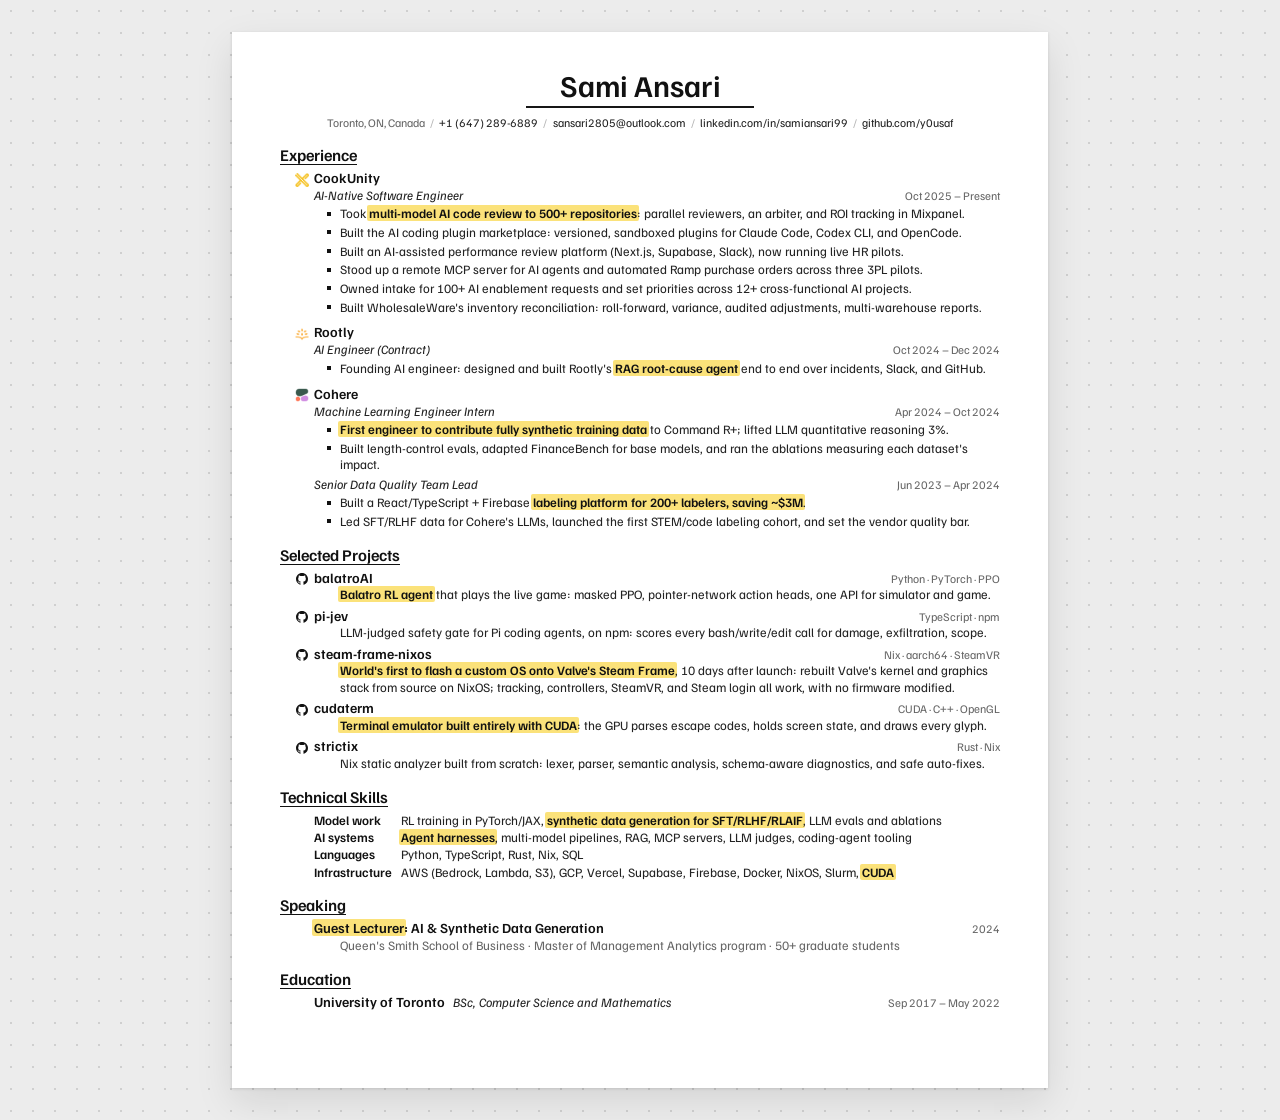
<file: index.html>
<!doctype html>
<html lang="en">
<head>
  <meta charset="utf-8">
  <meta name="viewport" content="width=864">
  <title>Sami Ansari · Résumé</title>
  <style>
    @font-face { font-family: "Familjen Grotesk"; src: url("assets/FamiljenGrotesk.ttf") format("truetype"); font-weight: 400 700; font-display: block; }
    @font-face { font-family: "Familjen Grotesk"; src: url("assets/FamiljenGrotesk-Italic.ttf") format("truetype"); font-weight: 400 700; font-style: italic; font-display: block; }
    :root { --ink: #111; --body: #222; --muted: #666; --rule: #161616; --highlight: #fbe27a; --font: "Familjen Grotesk", sans-serif; --indent: 0.16in; --icon: 14px; }
    * { box-sizing: border-box; margin: 0; padding: 0; }
    html { background: radial-gradient(circle, rgb(0 0 0 / 12%) 1.4px, transparent 1.5px) 0 0 / 22px 22px, #ececec; }
    body { padding: 32px 24px; color: var(--body); font: 9.6pt/1.3 var(--font); font-variant-numeric: lining-nums; -webkit-print-color-adjust: exact; print-color-adjust: exact; }
    main { width: 8.5in; height: 11in; margin: 0 auto; padding: 0.4in 0.5in 0.3in; background: #fff; box-shadow: 0 1px 3px rgb(0 0 0 / 12%), 0 14px 36px rgb(0 0 0 / 10%); }
    a { color: inherit; text-decoration: none; }
    header { text-align: center; }
    h1 { display: inline-block; color: var(--ink); font-size: 2.364em; font-weight: 600; line-height: 1.05; padding: 0 0.35in 3pt; border-bottom: 2pt solid var(--rule); }
    .contact { margin-top: 5pt; font-size: 0.909em; color: var(--muted); }
    .contact a { color: var(--body); }
    .contact a, .contact span { white-space: nowrap; }
    .sep { margin: 0 0.45em; color: #b5b5b5; }
    section { margin-top: 12pt; }
    h2 { margin: 0 0 4pt; color: var(--ink); font-size: 1.273em; font-weight: 600; line-height: 1.15; text-decoration: underline 1pt; text-underline-offset: 2.5pt; }
    .entry, .project { position: relative; padding-left: calc(var(--indent) + var(--icon) + 5px); }
    .entry + .entry { margin-top: 7pt; }
    .project + .project { margin-top: 3.5pt; }
    .head { display: flex; align-items: baseline; gap: 0.3em; }
    h3 { color: var(--ink); font-size: 1.091em; font-weight: 600; line-height: 1.2; }
    .role { color: var(--body); font-style: italic; }
    ul + .head { margin-top: 2pt; }
    h3 + .role { margin-left: 0.3em; }
    time, .stack { margin-left: auto; color: var(--muted); white-space: nowrap; font-size: 0.909em; }
    .logo, .mark { position: absolute; left: var(--indent); top: 2pt; width: var(--icon); height: var(--icon); }
    .logo { object-fit: contain; }
    .mark { padding: 1px; fill: var(--ink); }
    h3 a { color: var(--ink); }
    ul { margin-top: 1.5pt; padding-left: 13px; list-style: none; }
    li { position: relative; padding-left: 13px; }
    li + li { margin-top: 1.5pt; }
    li::before { content: ""; position: absolute; left: 0; top: 0.5em; width: 4px; height: 4px; background: var(--ink); }
    strong { font-weight: 600; color: var(--ink); background: var(--highlight); padding: 0 1.5pt; margin: 0 -1.5pt; border-radius: 1.5pt; -webkit-box-decoration-break: clone; box-decoration-break: clone; }
    .project p, .detail { padding-left: 26px; }
    .detail { color: var(--muted); }
    .skills { display: grid; grid-template-columns: max-content 1fr; column-gap: 0.7em; row-gap: 0.5pt; padding-left: calc(var(--indent) + var(--icon) + 5px); }
    dt { color: var(--ink); font-weight: 600; }
    @page { size: letter; margin: 0; }
    @media print { html, body { background: #fff; padding: 0; } main { box-shadow: none; } }
  </style>
</head>
<body>
  <main>
<header><h1>Sami Ansari</h1><p class="contact"><span>Toronto, ON, Canada</span><span class="sep" aria-hidden="true">/</span><a href="tel:+16472896889">+1 (647) 289-6889</a><span class="sep" aria-hidden="true">/</span><a href="mailto:sansari2805@outlook.com">sansari2805@outlook.com</a><span class="sep" aria-hidden="true">/</span><a href="https://linkedin.com/in/samiansari99">linkedin.com/in/samiansari99</a><span class="sep" aria-hidden="true">/</span><a href="https://github.com/y0usaf">github.com/y0usaf</a></p></header>
<section><h2>Experience</h2><article class="entry"><img class="logo" src="assets/cookunity.png" alt=""><h3>CookUnity</h3><div class="head"><span class="role">AI-Native Software Engineer</span><time>Oct 2025 – Present</time></div><ul><li>Took <strong>multi-model AI code review to 500+ repositories</strong>: parallel reviewers, an arbiter, and ROI tracking in Mixpanel.</li><li>Built the AI coding plugin marketplace: versioned, sandboxed plugins for Claude Code, Codex CLI, and OpenCode.</li><li>Built an AI-assisted performance review platform (Next.js, Supabase, Slack), now running live HR pilots.</li><li>Stood up a remote MCP server for AI agents and automated Ramp purchase orders across three 3PL pilots.</li><li>Owned intake for 100+ AI enablement requests and set priorities across 12+ cross-functional AI projects.</li><li>Built WholesaleWare&#x27;s inventory reconciliation: roll-forward, variance, audited adjustments, multi-warehouse reports.</li></ul></article><article class="entry"><img class="logo" src="assets/rootly.png" alt=""><h3>Rootly</h3><div class="head"><span class="role">AI Engineer (Contract)</span><time>Oct 2024 – Dec 2024</time></div><ul><li>Founding AI engineer: designed and built Rootly&#x27;s <strong>RAG root-cause agent</strong> end to end over incidents, Slack, and GitHub.</li></ul></article><article class="entry"><img class="logo" src="assets/cohere.png" alt=""><h3>Cohere</h3><div class="head"><span class="role">Machine Learning Engineer Intern</span><time>Apr 2024 – Oct 2024</time></div><ul><li><strong>First engineer to contribute fully synthetic training data</strong> to Command R+; lifted LLM quantitative reasoning 3%.</li><li>Built length-control evals, adapted FinanceBench for base models, and ran the ablations measuring each dataset&#x27;s impact.</li></ul><div class="head"><span class="role">Senior Data Quality Team Lead</span><time>Jun 2023 – Apr 2024</time></div><ul><li>Built a React/TypeScript + Firebase <strong>labeling platform for 200+ labelers, saving ~$3M</strong>.</li><li>Led SFT/RLHF data for Cohere&#x27;s LLMs, launched the first STEM/code labeling cohort, and set the vendor quality bar.</li></ul></article></section>
<section><h2>Selected Projects</h2><article class="project"><div class="head"><svg class="mark" viewBox="0 0 16 16" aria-hidden="true"><path d="M8 0C3.58 0 0 3.58 0 8c0 3.54 2.29 6.53 5.47 7.59.4.07.55-.17.55-.38 0-.19-.01-.82-.01-1.49-2.01.37-2.53-.49-2.69-.94-.09-.23-.48-.94-.82-1.13-.28-.15-.68-.52-.01-.53.63-.01 1.08.58 1.23.82.72 1.21 1.87.87 2.33.66.07-.52.28-.87.51-1.07-1.78-.2-3.64-.89-3.64-3.95 0-.87.31-1.59.82-2.15-.08-.2-.36-1.02.08-2.12 0 0 .67-.21 2.2.82.64-.18 1.32-.27 2-.27.68 0 1.36.09 2 .27 1.53-1.04 2.2-.82 2.2-.82.44 1.1.16 1.92.08 2.12.51.56.82 1.27.82 2.15 0 3.07-1.87 3.75-3.65 3.95.29.25.54.73.54 1.48 0 1.07-.01 1.93-.01 2.2 0 .21.15.46.55.38A8.013 8.013 0 0016 8c0-4.42-3.58-8-8-8z"/></svg><h3><a href="https://github.com/y0usaf/balatroai">balatroAI</a></h3><span class="stack">Python · PyTorch · PPO</span></div><p><strong>Balatro RL agent</strong> that plays the live game: masked PPO, pointer-network action heads, one API for simulator and game.</p></article><article class="project"><div class="head"><svg class="mark" viewBox="0 0 16 16" aria-hidden="true"><path d="M8 0C3.58 0 0 3.58 0 8c0 3.54 2.29 6.53 5.47 7.59.4.07.55-.17.55-.38 0-.19-.01-.82-.01-1.49-2.01.37-2.53-.49-2.69-.94-.09-.23-.48-.94-.82-1.13-.28-.15-.68-.52-.01-.53.63-.01 1.08.58 1.23.82.72 1.21 1.87.87 2.33.66.07-.52.28-.87.51-1.07-1.78-.2-3.64-.89-3.64-3.95 0-.87.31-1.59.82-2.15-.08-.2-.36-1.02.08-2.12 0 0 .67-.21 2.2.82.64-.18 1.32-.27 2-.27.68 0 1.36.09 2 .27 1.53-1.04 2.2-.82 2.2-.82.44 1.1.16 1.92.08 2.12.51.56.82 1.27.82 2.15 0 3.07-1.87 3.75-3.65 3.95.29.25.54.73.54 1.48 0 1.07-.01 1.93-.01 2.2 0 .21.15.46.55.38A8.013 8.013 0 0016 8c0-4.42-3.58-8-8-8z"/></svg><h3><a href="https://github.com/y0usaf/pi-jev">pi-jev</a></h3><span class="stack">TypeScript · npm</span></div><p>LLM-judged safety gate for Pi coding agents, on npm: scores every bash/write/edit call for damage, exfiltration, scope.</p></article><article class="project"><div class="head"><svg class="mark" viewBox="0 0 16 16" aria-hidden="true"><path d="M8 0C3.58 0 0 3.58 0 8c0 3.54 2.29 6.53 5.47 7.59.4.07.55-.17.55-.38 0-.19-.01-.82-.01-1.49-2.01.37-2.53-.49-2.69-.94-.09-.23-.48-.94-.82-1.13-.28-.15-.68-.52-.01-.53.63-.01 1.08.58 1.23.82.72 1.21 1.87.87 2.33.66.07-.52.28-.87.51-1.07-1.78-.2-3.64-.89-3.64-3.95 0-.87.31-1.59.82-2.15-.08-.2-.36-1.02.08-2.12 0 0 .67-.21 2.2.82.64-.18 1.32-.27 2-.27.68 0 1.36.09 2 .27 1.53-1.04 2.2-.82 2.2-.82.44 1.1.16 1.92.08 2.12.51.56.82 1.27.82 2.15 0 3.07-1.87 3.75-3.65 3.95.29.25.54.73.54 1.48 0 1.07-.01 1.93-.01 2.2 0 .21.15.46.55.38A8.013 8.013 0 0016 8c0-4.42-3.58-8-8-8z"/></svg><h3><a href="https://github.com/y0usaf/steam-frame-nixos">steam-frame-nixos</a></h3><span class="stack">Nix · aarch64 · SteamVR</span></div><p><strong>World&#x27;s first to flash a custom OS onto Valve&#x27;s Steam Frame</strong>, 10 days after launch: rebuilt Valve&#x27;s kernel and graphics stack from source on NixOS; tracking, controllers, SteamVR, and Steam login all work, with no firmware modified.</p></article><article class="project"><div class="head"><svg class="mark" viewBox="0 0 16 16" aria-hidden="true"><path d="M8 0C3.58 0 0 3.58 0 8c0 3.54 2.29 6.53 5.47 7.59.4.07.55-.17.55-.38 0-.19-.01-.82-.01-1.49-2.01.37-2.53-.49-2.69-.94-.09-.23-.48-.94-.82-1.13-.28-.15-.68-.52-.01-.53.63-.01 1.08.58 1.23.82.72 1.21 1.87.87 2.33.66.07-.52.28-.87.51-1.07-1.78-.2-3.64-.89-3.64-3.95 0-.87.31-1.59.82-2.15-.08-.2-.36-1.02.08-2.12 0 0 .67-.21 2.2.82.64-.18 1.32-.27 2-.27.68 0 1.36.09 2 .27 1.53-1.04 2.2-.82 2.2-.82.44 1.1.16 1.92.08 2.12.51.56.82 1.27.82 2.15 0 3.07-1.87 3.75-3.65 3.95.29.25.54.73.54 1.48 0 1.07-.01 1.93-.01 2.2 0 .21.15.46.55.38A8.013 8.013 0 0016 8c0-4.42-3.58-8-8-8z"/></svg><h3><a href="https://github.com/y0usaf/cudaterm">cudaterm</a></h3><span class="stack">CUDA · C++ · OpenGL</span></div><p><strong>Terminal emulator built entirely with CUDA</strong>: the GPU parses escape codes, holds screen state, and draws every glyph.</p></article><article class="project"><div class="head"><svg class="mark" viewBox="0 0 16 16" aria-hidden="true"><path d="M8 0C3.58 0 0 3.58 0 8c0 3.54 2.29 6.53 5.47 7.59.4.07.55-.17.55-.38 0-.19-.01-.82-.01-1.49-2.01.37-2.53-.49-2.69-.94-.09-.23-.48-.94-.82-1.13-.28-.15-.68-.52-.01-.53.63-.01 1.08.58 1.23.82.72 1.21 1.87.87 2.33.66.07-.52.28-.87.51-1.07-1.78-.2-3.64-.89-3.64-3.95 0-.87.31-1.59.82-2.15-.08-.2-.36-1.02.08-2.12 0 0 .67-.21 2.2.82.64-.18 1.32-.27 2-.27.68 0 1.36.09 2 .27 1.53-1.04 2.2-.82 2.2-.82.44 1.1.16 1.92.08 2.12.51.56.82 1.27.82 2.15 0 3.07-1.87 3.75-3.65 3.95.29.25.54.73.54 1.48 0 1.07-.01 1.93-.01 2.2 0 .21.15.46.55.38A8.013 8.013 0 0016 8c0-4.42-3.58-8-8-8z"/></svg><h3><a href="https://github.com/y0usaf/strictix">strictix</a></h3><span class="stack">Rust · Nix</span></div><p>Nix static analyzer built from scratch: lexer, parser, semantic analysis, schema-aware diagnostics, and safe auto-fixes.</p></article></section>
<section><h2>Technical Skills</h2><dl class="skills"><dt>Model work</dt><dd>RL training in PyTorch/JAX, <strong>synthetic data generation for SFT/RLHF/RLAIF</strong>, LLM evals and ablations</dd><dt>AI systems</dt><dd><strong>Agent harnesses</strong>, multi-model pipelines, RAG, MCP servers, LLM judges, coding-agent tooling</dd><dt>Languages</dt><dd>Python, TypeScript, Rust, Nix, SQL</dd><dt>Infrastructure</dt><dd>AWS (Bedrock, Lambda, S3), GCP, Vercel, Supabase, Firebase, Docker, NixOS, Slurm, <strong>CUDA</strong></dd></dl></section>
<section><h2>Speaking</h2><article class="entry"><div class="head"><h3><strong>Guest Lecturer</strong>: AI &amp; Synthetic Data Generation</h3><time>2024</time></div><p class="detail">Queen&#x27;s Smith School of Business · Master of Management Analytics program · 50+ graduate students</p></article></section>
<section><h2>Education</h2><article class="entry"><div class="head"><h3>University of Toronto</h3><span class="role">BSc, Computer Science and Mathematics</span><time>Sep 2017 – May 2022</time></div></article></section>
  </main>
</body>
</html>
</file>
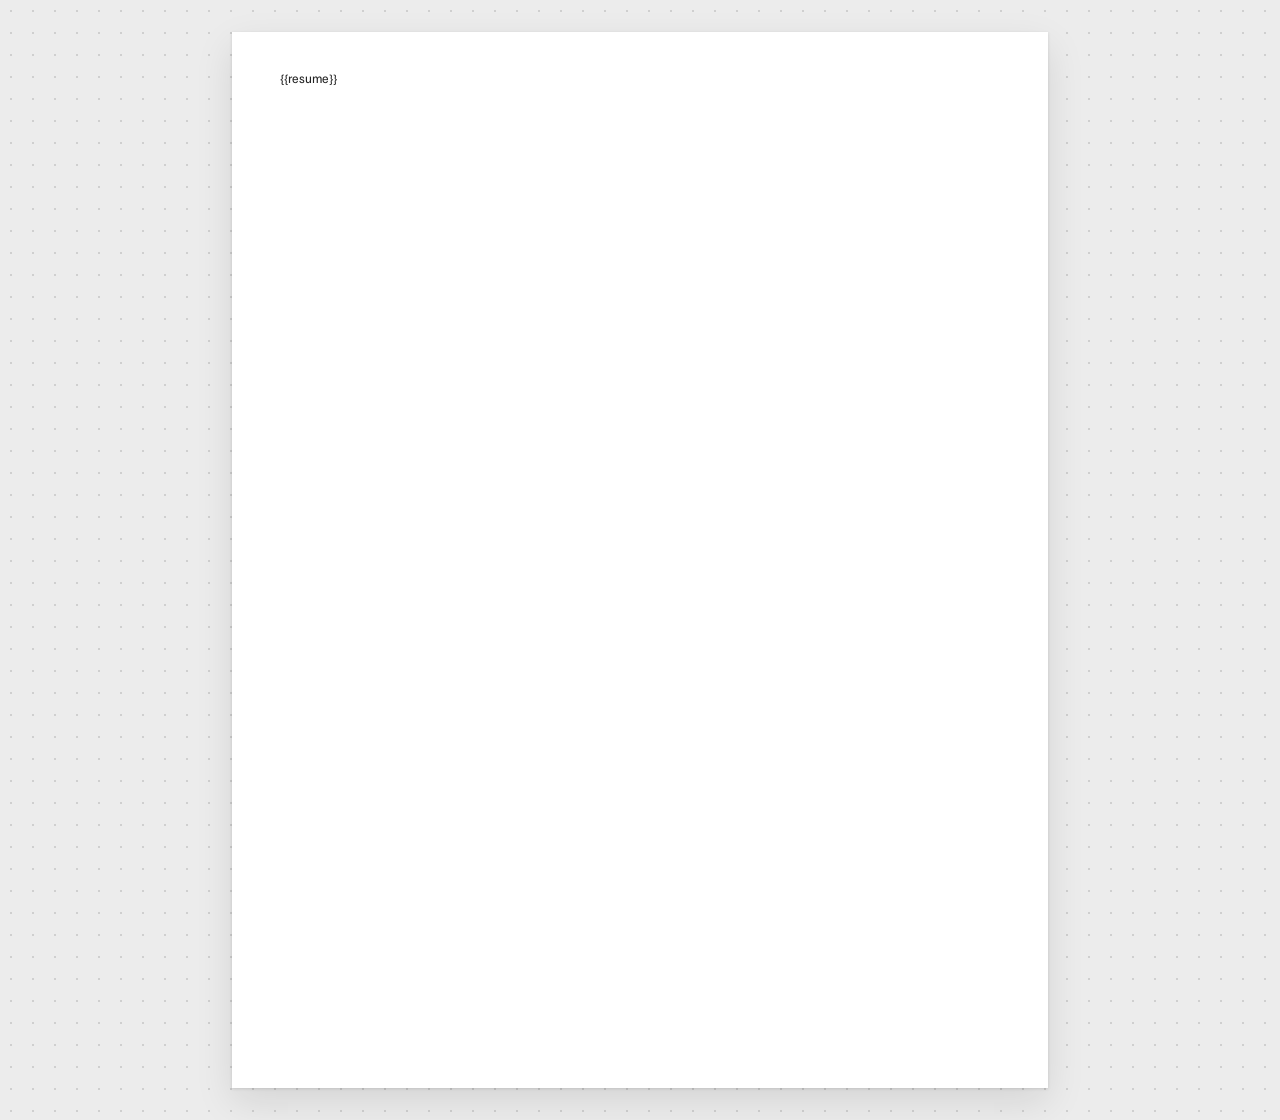
<file: index.template.html>
<!doctype html>
<html lang="en">
<head>
  <meta charset="utf-8">
  <meta name="viewport" content="width=864">
  <title>Sami Ansari · Résumé</title>
  <style>
    @font-face { font-family: "Familjen Grotesk"; src: url("assets/FamiljenGrotesk.ttf") format("truetype"); font-weight: 400 700; font-display: block; }
    @font-face { font-family: "Familjen Grotesk"; src: url("assets/FamiljenGrotesk-Italic.ttf") format("truetype"); font-weight: 400 700; font-style: italic; font-display: block; }
    :root { --ink: #111; --body: #222; --muted: #666; --rule: #161616; --highlight: #fbe27a; --font: "Familjen Grotesk", sans-serif; --indent: 0.16in; --icon: 14px; }
    * { box-sizing: border-box; margin: 0; padding: 0; }
    html { background: radial-gradient(circle, rgb(0 0 0 / 12%) 1.4px, transparent 1.5px) 0 0 / 22px 22px, #ececec; }
    body { padding: 32px 24px; color: var(--body); font: 9.6pt/1.3 var(--font); font-variant-numeric: lining-nums; -webkit-print-color-adjust: exact; print-color-adjust: exact; }
    main { width: 8.5in; height: 11in; margin: 0 auto; padding: 0.4in 0.5in 0.3in; background: #fff; box-shadow: 0 1px 3px rgb(0 0 0 / 12%), 0 14px 36px rgb(0 0 0 / 10%); }
    a { color: inherit; text-decoration: none; }
    header { text-align: center; }
    h1 { display: inline-block; color: var(--ink); font-size: 2.364em; font-weight: 600; line-height: 1.05; padding: 0 0.35in 3pt; border-bottom: 2pt solid var(--rule); }
    .contact { margin-top: 5pt; font-size: 0.909em; color: var(--muted); }
    .contact a { color: var(--body); }
    .contact a, .contact span { white-space: nowrap; }
    .sep { margin: 0 0.45em; color: #b5b5b5; }
    section { margin-top: 12pt; }
    h2 { margin: 0 0 4pt; color: var(--ink); font-size: 1.273em; font-weight: 600; line-height: 1.15; text-decoration: underline 1pt; text-underline-offset: 2.5pt; }
    .entry, .project { position: relative; padding-left: calc(var(--indent) + var(--icon) + 5px); }
    .entry + .entry { margin-top: 7pt; }
    .project + .project { margin-top: 3.5pt; }
    .head { display: flex; align-items: baseline; gap: 0.3em; }
    h3 { color: var(--ink); font-size: 1.091em; font-weight: 600; line-height: 1.2; }
    .role { color: var(--body); font-style: italic; }
    ul + .head { margin-top: 2pt; }
    h3 + .role { margin-left: 0.3em; }
    time, .stack { margin-left: auto; color: var(--muted); white-space: nowrap; font-size: 0.909em; }
    .logo, .mark { position: absolute; left: var(--indent); top: 2pt; width: var(--icon); height: var(--icon); }
    .logo { object-fit: contain; }
    .mark { padding: 1px; fill: var(--ink); }
    h3 a { color: var(--ink); }
    ul { margin-top: 1.5pt; padding-left: 13px; list-style: none; }
    li { position: relative; padding-left: 13px; }
    li + li { margin-top: 1.5pt; }
    li::before { content: ""; position: absolute; left: 0; top: 0.5em; width: 4px; height: 4px; background: var(--ink); }
    strong { font-weight: 600; color: var(--ink); background: var(--highlight); padding: 0 1.5pt; margin: 0 -1.5pt; border-radius: 1.5pt; -webkit-box-decoration-break: clone; box-decoration-break: clone; }
    .project p, .detail { padding-left: 26px; }
    .detail { color: var(--muted); }
    .skills { display: grid; grid-template-columns: max-content 1fr; column-gap: 0.7em; row-gap: 0.5pt; padding-left: calc(var(--indent) + var(--icon) + 5px); }
    dt { color: var(--ink); font-weight: 600; }
    @page { size: letter; margin: 0; }
    @media print { html, body { background: #fff; padding: 0; } main { box-shadow: none; } }
  </style>
</head>
<body>
  <main>
{{resume}}
  </main>
</body>
</html>
</file>
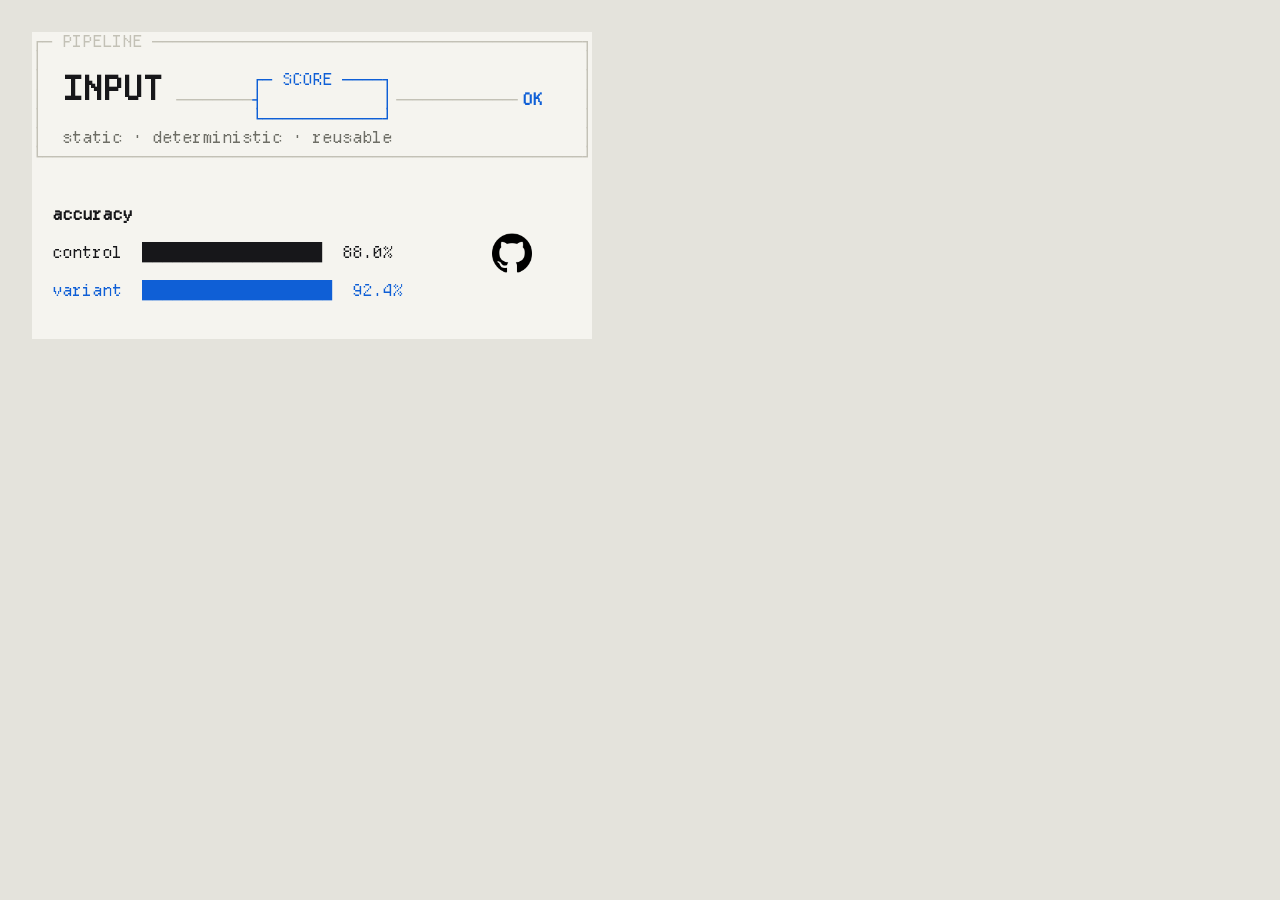
<file: terminal-example.html>
<!doctype html>
<html lang="en"><head><meta charset="utf-8"><meta name="viewport" content="width=device-width,initial-scale=1"><title>Terminal grid</title>
<link rel="stylesheet" href="terminal.css"><style>@font-face{font-family:"Departure Mono";src:url("assets/DepartureMono-Regular.ttf") format("truetype")}body{margin:32px;background:#e4e3dc}.terminal{--terminal-cols:56;--terminal-rows:16;font-family:"Departure Mono",monospace}</style></head>
<body><pre class="terminal"><span class="terminal-row"><span class="terminal-cell rule">┌</span><span class="terminal-cell rule">─</span><span class="terminal-cell rule"> </span><span class="terminal-cell rule">P</span><span class="terminal-cell rule">I</span><span class="terminal-cell rule">P</span><span class="terminal-cell rule">E</span><span class="terminal-cell rule">L</span><span class="terminal-cell rule">I</span><span class="terminal-cell rule">N</span><span class="terminal-cell rule">E</span><span class="terminal-cell rule"> </span><span class="terminal-cell rule">─</span><span class="terminal-cell rule">─</span><span class="terminal-cell rule">─</span><span class="terminal-cell rule">─</span><span class="terminal-cell rule">─</span><span class="terminal-cell rule">─</span><span class="terminal-cell rule">─</span><span class="terminal-cell rule">─</span><span class="terminal-cell rule">─</span><span class="terminal-cell rule">─</span><span class="terminal-cell rule">─</span><span class="terminal-cell rule">─</span><span class="terminal-cell rule">─</span><span class="terminal-cell rule">─</span><span class="terminal-cell rule">─</span><span class="terminal-cell rule">─</span><span class="terminal-cell rule">─</span><span class="terminal-cell rule">─</span><span class="terminal-cell rule">─</span><span class="terminal-cell rule">─</span><span class="terminal-cell rule">─</span><span class="terminal-cell rule">─</span><span class="terminal-cell rule">─</span><span class="terminal-cell rule">─</span><span class="terminal-cell rule">─</span><span class="terminal-cell rule">─</span><span class="terminal-cell rule">─</span><span class="terminal-cell rule">─</span><span class="terminal-cell rule">─</span><span class="terminal-cell rule">─</span><span class="terminal-cell rule">─</span><span class="terminal-cell rule">─</span><span class="terminal-cell rule">─</span><span class="terminal-cell rule">─</span><span class="terminal-cell rule">─</span><span class="terminal-cell rule">─</span><span class="terminal-cell rule">─</span><span class="terminal-cell rule">─</span><span class="terminal-cell rule">─</span><span class="terminal-cell rule">─</span><span class="terminal-cell rule">─</span><span class="terminal-cell rule">─</span><span class="terminal-cell rule">─</span><span class="terminal-cell rule">┐</span></span>
<span class="terminal-row"><span class="terminal-cell rule">│</span><span class="terminal-cell"> </span><span class="terminal-cell"> </span><span class="terminal-cell"> </span><span class="terminal-cell"> </span><span class="terminal-cell"> </span><span class="terminal-cell"> </span><span class="terminal-cell"> </span><span class="terminal-cell"> </span><span class="terminal-cell"> </span><span class="terminal-cell"> </span><span class="terminal-cell"> </span><span class="terminal-cell"> </span><span class="terminal-cell"> </span><span class="terminal-cell"> </span><span class="terminal-cell"> </span><span class="terminal-cell"> </span><span class="terminal-cell"> </span><span class="terminal-cell"> </span><span class="terminal-cell"> </span><span class="terminal-cell"> </span><span class="terminal-cell"> </span><span class="terminal-cell"> </span><span class="terminal-cell"> </span><span class="terminal-cell"> </span><span class="terminal-cell"> </span><span class="terminal-cell"> </span><span class="terminal-cell"> </span><span class="terminal-cell"> </span><span class="terminal-cell"> </span><span class="terminal-cell"> </span><span class="terminal-cell"> </span><span class="terminal-cell"> </span><span class="terminal-cell"> </span><span class="terminal-cell"> </span><span class="terminal-cell"> </span><span class="terminal-cell"> </span><span class="terminal-cell"> </span><span class="terminal-cell"> </span><span class="terminal-cell"> </span><span class="terminal-cell"> </span><span class="terminal-cell"> </span><span class="terminal-cell"> </span><span class="terminal-cell"> </span><span class="terminal-cell"> </span><span class="terminal-cell"> </span><span class="terminal-cell"> </span><span class="terminal-cell"> </span><span class="terminal-cell"> </span><span class="terminal-cell"> </span><span class="terminal-cell"> </span><span class="terminal-cell"> </span><span class="terminal-cell"> </span><span class="terminal-cell"> </span><span class="terminal-cell"> </span><span class="terminal-cell rule">│</span></span>
<span class="terminal-row"><span class="terminal-cell rule">│</span><span class="terminal-cell"> </span><span class="terminal-cell"> </span><span class="terminal-cell terminal-scaled-glyph strong" style="--terminal-scale:2;grid-column:span 2">I</span><span class="terminal-cell terminal-scaled-glyph strong" style="--terminal-scale:2;grid-column:span 2">N</span><span class="terminal-cell terminal-scaled-glyph strong" style="--terminal-scale:2;grid-column:span 2">P</span><span class="terminal-cell terminal-scaled-glyph strong" style="--terminal-scale:2;grid-column:span 2">U</span><span class="terminal-cell terminal-scaled-glyph strong" style="--terminal-scale:2;grid-column:span 2">T</span><span class="terminal-cell"> </span><span class="terminal-cell"> </span><span class="terminal-cell"> </span><span class="terminal-cell"> </span><span class="terminal-cell"> </span><span class="terminal-cell"> </span><span class="terminal-cell"> </span><span class="terminal-cell"> </span><span class="terminal-cell"> </span><span class="terminal-cell accent">┌</span><span class="terminal-cell accent">─</span><span class="terminal-cell accent"> </span><span class="terminal-cell accent">S</span><span class="terminal-cell accent">C</span><span class="terminal-cell accent">O</span><span class="terminal-cell accent">R</span><span class="terminal-cell accent">E</span><span class="terminal-cell accent"> </span><span class="terminal-cell accent">─</span><span class="terminal-cell accent">─</span><span class="terminal-cell accent">─</span><span class="terminal-cell accent">─</span><span class="terminal-cell accent">┐</span><span class="terminal-cell"> </span><span class="terminal-cell"> </span><span class="terminal-cell"> </span><span class="terminal-cell"> </span><span class="terminal-cell"> </span><span class="terminal-cell"> </span><span class="terminal-cell"> </span><span class="terminal-cell"> </span><span class="terminal-cell"> </span><span class="terminal-cell"> </span><span class="terminal-cell"> </span><span class="terminal-cell"> </span><span class="terminal-cell"> </span><span class="terminal-cell"> </span><span class="terminal-cell"> </span><span class="terminal-cell"> </span><span class="terminal-cell"> </span><span class="terminal-cell"> </span><span class="terminal-cell"> </span><span class="terminal-cell rule">│</span></span>
<span class="terminal-row"><span class="terminal-cell rule">│</span><span class="terminal-cell"> </span><span class="terminal-cell"> </span><span class="terminal-cell"> </span><span class="terminal-cell"> </span><span class="terminal-cell"> </span><span class="terminal-cell"> </span><span class="terminal-cell"> </span><span class="terminal-cell"> </span><span class="terminal-cell"> </span><span class="terminal-cell"> </span><span class="terminal-cell"> </span><span class="terminal-cell"> </span><span class="terminal-cell"> </span><span class="terminal-cell rule">╶</span><span class="terminal-cell rule">─</span><span class="terminal-cell rule">─</span><span class="terminal-cell rule">─</span><span class="terminal-cell rule">─</span><span class="terminal-cell rule">─</span><span class="terminal-cell rule">─</span><span class="terminal-cell rule">─</span><span class="terminal-cell accent">┤</span><span class="terminal-cell"> </span><span class="terminal-cell"> </span><span class="terminal-cell"> </span><span class="terminal-cell"> </span><span class="terminal-cell"> </span><span class="terminal-cell"> </span><span class="terminal-cell"> </span><span class="terminal-cell"> </span><span class="terminal-cell"> </span><span class="terminal-cell"> </span><span class="terminal-cell"> </span><span class="terminal-cell"> </span><span class="terminal-cell accent">│</span><span class="terminal-cell rule">╶</span><span class="terminal-cell rule">─</span><span class="terminal-cell rule">─</span><span class="terminal-cell rule">─</span><span class="terminal-cell rule">─</span><span class="terminal-cell rule">─</span><span class="terminal-cell rule">─</span><span class="terminal-cell rule">─</span><span class="terminal-cell rule">─</span><span class="terminal-cell rule">─</span><span class="terminal-cell rule">─</span><span class="terminal-cell rule">─</span><span class="terminal-cell rule">╴</span><span class="terminal-cell accent strong">O</span><span class="terminal-cell accent strong">K</span><span class="terminal-cell"> </span><span class="terminal-cell"> </span><span class="terminal-cell"> </span><span class="terminal-cell"> </span><span class="terminal-cell rule">│</span></span>
<span class="terminal-row"><span class="terminal-cell rule">│</span><span class="terminal-cell"> </span><span class="terminal-cell"> </span><span class="terminal-cell"> </span><span class="terminal-cell"> </span><span class="terminal-cell"> </span><span class="terminal-cell"> </span><span class="terminal-cell"> </span><span class="terminal-cell"> </span><span class="terminal-cell"> </span><span class="terminal-cell"> </span><span class="terminal-cell"> </span><span class="terminal-cell"> </span><span class="terminal-cell"> </span><span class="terminal-cell"> </span><span class="terminal-cell"> </span><span class="terminal-cell"> </span><span class="terminal-cell"> </span><span class="terminal-cell"> </span><span class="terminal-cell"> </span><span class="terminal-cell"> </span><span class="terminal-cell"> </span><span class="terminal-cell accent">└</span><span class="terminal-cell accent">─</span><span class="terminal-cell accent">─</span><span class="terminal-cell accent">─</span><span class="terminal-cell accent">─</span><span class="terminal-cell accent">─</span><span class="terminal-cell accent">─</span><span class="terminal-cell accent">─</span><span class="terminal-cell accent">─</span><span class="terminal-cell accent">─</span><span class="terminal-cell accent">─</span><span class="terminal-cell accent">─</span><span class="terminal-cell accent">─</span><span class="terminal-cell accent">┘</span><span class="terminal-cell"> </span><span class="terminal-cell"> </span><span class="terminal-cell"> </span><span class="terminal-cell"> </span><span class="terminal-cell"> </span><span class="terminal-cell"> </span><span class="terminal-cell"> </span><span class="terminal-cell"> </span><span class="terminal-cell"> </span><span class="terminal-cell"> </span><span class="terminal-cell"> </span><span class="terminal-cell"> </span><span class="terminal-cell"> </span><span class="terminal-cell"> </span><span class="terminal-cell"> </span><span class="terminal-cell"> </span><span class="terminal-cell"> </span><span class="terminal-cell"> </span><span class="terminal-cell"> </span><span class="terminal-cell rule">│</span></span>
<span class="terminal-row"><span class="terminal-cell rule">│</span><span class="terminal-cell"> </span><span class="terminal-cell"> </span><span class="terminal-cell dim">s</span><span class="terminal-cell dim">t</span><span class="terminal-cell dim">a</span><span class="terminal-cell dim">t</span><span class="terminal-cell dim">i</span><span class="terminal-cell dim">c</span><span class="terminal-cell dim"> </span><span class="terminal-cell dim">·</span><span class="terminal-cell dim"> </span><span class="terminal-cell dim">d</span><span class="terminal-cell dim">e</span><span class="terminal-cell dim">t</span><span class="terminal-cell dim">e</span><span class="terminal-cell dim">r</span><span class="terminal-cell dim">m</span><span class="terminal-cell dim">i</span><span class="terminal-cell dim">n</span><span class="terminal-cell dim">i</span><span class="terminal-cell dim">s</span><span class="terminal-cell dim">t</span><span class="terminal-cell dim">i</span><span class="terminal-cell dim">c</span><span class="terminal-cell dim"> </span><span class="terminal-cell dim">·</span><span class="terminal-cell dim"> </span><span class="terminal-cell dim">r</span><span class="terminal-cell dim">e</span><span class="terminal-cell dim">u</span><span class="terminal-cell dim">s</span><span class="terminal-cell dim">a</span><span class="terminal-cell dim">b</span><span class="terminal-cell dim">l</span><span class="terminal-cell dim">e</span><span class="terminal-cell"> </span><span class="terminal-cell"> </span><span class="terminal-cell"> </span><span class="terminal-cell"> </span><span class="terminal-cell"> </span><span class="terminal-cell"> </span><span class="terminal-cell"> </span><span class="terminal-cell"> </span><span class="terminal-cell"> </span><span class="terminal-cell"> </span><span class="terminal-cell"> </span><span class="terminal-cell"> </span><span class="terminal-cell"> </span><span class="terminal-cell"> </span><span class="terminal-cell"> </span><span class="terminal-cell"> </span><span class="terminal-cell"> </span><span class="terminal-cell"> </span><span class="terminal-cell"> </span><span class="terminal-cell rule">│</span></span>
<span class="terminal-row"><span class="terminal-cell rule">└</span><span class="terminal-cell rule">─</span><span class="terminal-cell rule">─</span><span class="terminal-cell rule">─</span><span class="terminal-cell rule">─</span><span class="terminal-cell rule">─</span><span class="terminal-cell rule">─</span><span class="terminal-cell rule">─</span><span class="terminal-cell rule">─</span><span class="terminal-cell rule">─</span><span class="terminal-cell rule">─</span><span class="terminal-cell rule">─</span><span class="terminal-cell rule">─</span><span class="terminal-cell rule">─</span><span class="terminal-cell rule">─</span><span class="terminal-cell rule">─</span><span class="terminal-cell rule">─</span><span class="terminal-cell rule">─</span><span class="terminal-cell rule">─</span><span class="terminal-cell rule">─</span><span class="terminal-cell rule">─</span><span class="terminal-cell rule">─</span><span class="terminal-cell rule">─</span><span class="terminal-cell rule">─</span><span class="terminal-cell rule">─</span><span class="terminal-cell rule">─</span><span class="terminal-cell rule">─</span><span class="terminal-cell rule">─</span><span class="terminal-cell rule">─</span><span class="terminal-cell rule">─</span><span class="terminal-cell rule">─</span><span class="terminal-cell rule">─</span><span class="terminal-cell rule">─</span><span class="terminal-cell rule">─</span><span class="terminal-cell rule">─</span><span class="terminal-cell rule">─</span><span class="terminal-cell rule">─</span><span class="terminal-cell rule">─</span><span class="terminal-cell rule">─</span><span class="terminal-cell rule">─</span><span class="terminal-cell rule">─</span><span class="terminal-cell rule">─</span><span class="terminal-cell rule">─</span><span class="terminal-cell rule">─</span><span class="terminal-cell rule">─</span><span class="terminal-cell rule">─</span><span class="terminal-cell rule">─</span><span class="terminal-cell rule">─</span><span class="terminal-cell rule">─</span><span class="terminal-cell rule">─</span><span class="terminal-cell rule">─</span><span class="terminal-cell rule">─</span><span class="terminal-cell rule">─</span><span class="terminal-cell rule">─</span><span class="terminal-cell rule">─</span><span class="terminal-cell rule">┘</span></span>
<span class="terminal-row"><span class="terminal-cell"> </span><span class="terminal-cell"> </span><span class="terminal-cell"> </span><span class="terminal-cell"> </span><span class="terminal-cell"> </span><span class="terminal-cell"> </span><span class="terminal-cell"> </span><span class="terminal-cell"> </span><span class="terminal-cell"> </span><span class="terminal-cell"> </span><span class="terminal-cell"> </span><span class="terminal-cell"> </span><span class="terminal-cell"> </span><span class="terminal-cell"> </span><span class="terminal-cell"> </span><span class="terminal-cell"> </span><span class="terminal-cell"> </span><span class="terminal-cell"> </span><span class="terminal-cell"> </span><span class="terminal-cell"> </span><span class="terminal-cell"> </span><span class="terminal-cell"> </span><span class="terminal-cell"> </span><span class="terminal-cell"> </span><span class="terminal-cell"> </span><span class="terminal-cell"> </span><span class="terminal-cell"> </span><span class="terminal-cell"> </span><span class="terminal-cell"> </span><span class="terminal-cell"> </span><span class="terminal-cell"> </span><span class="terminal-cell"> </span><span class="terminal-cell"> </span><span class="terminal-cell"> </span><span class="terminal-cell"> </span><span class="terminal-cell"> </span><span class="terminal-cell"> </span><span class="terminal-cell"> </span><span class="terminal-cell"> </span><span class="terminal-cell"> </span><span class="terminal-cell"> </span><span class="terminal-cell"> </span><span class="terminal-cell"> </span><span class="terminal-cell"> </span><span class="terminal-cell"> </span><span class="terminal-cell"> </span><span class="terminal-cell"> </span><span class="terminal-cell"> </span><span class="terminal-cell"> </span><span class="terminal-cell"> </span><span class="terminal-cell"> </span><span class="terminal-cell"> </span><span class="terminal-cell"> </span><span class="terminal-cell"> </span><span class="terminal-cell"> </span><span class="terminal-cell"> </span></span>
<span class="terminal-row"><span class="terminal-cell"> </span><span class="terminal-cell"> </span><span class="terminal-cell"> </span><span class="terminal-cell"> </span><span class="terminal-cell"> </span><span class="terminal-cell"> </span><span class="terminal-cell"> </span><span class="terminal-cell"> </span><span class="terminal-cell"> </span><span class="terminal-cell"> </span><span class="terminal-cell"> </span><span class="terminal-cell"> </span><span class="terminal-cell"> </span><span class="terminal-cell"> </span><span class="terminal-cell"> </span><span class="terminal-cell"> </span><span class="terminal-cell"> </span><span class="terminal-cell"> </span><span class="terminal-cell"> </span><span class="terminal-cell"> </span><span class="terminal-cell"> </span><span class="terminal-cell"> </span><span class="terminal-cell"> </span><span class="terminal-cell"> </span><span class="terminal-cell"> </span><span class="terminal-cell"> </span><span class="terminal-cell"> </span><span class="terminal-cell"> </span><span class="terminal-cell"> </span><span class="terminal-cell"> </span><span class="terminal-cell"> </span><span class="terminal-cell"> </span><span class="terminal-cell"> </span><span class="terminal-cell"> </span><span class="terminal-cell"> </span><span class="terminal-cell"> </span><span class="terminal-cell"> </span><span class="terminal-cell"> </span><span class="terminal-cell"> </span><span class="terminal-cell"> </span><span class="terminal-cell"> </span><span class="terminal-cell"> </span><span class="terminal-cell"> </span><span class="terminal-cell"> </span><span class="terminal-cell"> </span><span class="terminal-cell"> </span><span class="terminal-cell"> </span><span class="terminal-cell"> </span><span class="terminal-cell"> </span><span class="terminal-cell"> </span><span class="terminal-cell"> </span><span class="terminal-cell"> </span><span class="terminal-cell"> </span><span class="terminal-cell"> </span><span class="terminal-cell"> </span><span class="terminal-cell"> </span></span>
<span class="terminal-row"><span class="terminal-cell"> </span><span class="terminal-cell"> </span><span class="terminal-cell strong">a</span><span class="terminal-cell strong">c</span><span class="terminal-cell strong">c</span><span class="terminal-cell strong">u</span><span class="terminal-cell strong">r</span><span class="terminal-cell strong">a</span><span class="terminal-cell strong">c</span><span class="terminal-cell strong">y</span><span class="terminal-cell"> </span><span class="terminal-cell"> </span><span class="terminal-cell"> </span><span class="terminal-cell"> </span><span class="terminal-cell"> </span><span class="terminal-cell"> </span><span class="terminal-cell"> </span><span class="terminal-cell"> </span><span class="terminal-cell"> </span><span class="terminal-cell"> </span><span class="terminal-cell"> </span><span class="terminal-cell"> </span><span class="terminal-cell"> </span><span class="terminal-cell"> </span><span class="terminal-cell"> </span><span class="terminal-cell"> </span><span class="terminal-cell"> </span><span class="terminal-cell"> </span><span class="terminal-cell"> </span><span class="terminal-cell"> </span><span class="terminal-cell"> </span><span class="terminal-cell"> </span><span class="terminal-cell"> </span><span class="terminal-cell"> </span><span class="terminal-cell"> </span><span class="terminal-cell"> </span><span class="terminal-cell"> </span><span class="terminal-cell"> </span><span class="terminal-cell"> </span><span class="terminal-cell"> </span><span class="terminal-cell"> </span><span class="terminal-cell"> </span><span class="terminal-cell"> </span><span class="terminal-cell"> </span><span class="terminal-cell"> </span><span class="terminal-cell"> </span><span class="terminal-cell"> </span><span class="terminal-cell"> </span><span class="terminal-cell"> </span><span class="terminal-cell"> </span><span class="terminal-cell"> </span><span class="terminal-cell"> </span><span class="terminal-cell"> </span><span class="terminal-cell"> </span><span class="terminal-cell"> </span><span class="terminal-cell"> </span></span>
<span class="terminal-row"><span class="terminal-cell"> </span><span class="terminal-cell"> </span><span class="terminal-cell"> </span><span class="terminal-cell"> </span><span class="terminal-cell"> </span><span class="terminal-cell"> </span><span class="terminal-cell"> </span><span class="terminal-cell"> </span><span class="terminal-cell"> </span><span class="terminal-cell"> </span><span class="terminal-cell"> </span><span class="terminal-cell"> </span><span class="terminal-cell"> </span><span class="terminal-cell"> </span><span class="terminal-cell"> </span><span class="terminal-cell"> </span><span class="terminal-cell"> </span><span class="terminal-cell"> </span><span class="terminal-cell"> </span><span class="terminal-cell"> </span><span class="terminal-cell"> </span><span class="terminal-cell"> </span><span class="terminal-cell"> </span><span class="terminal-cell"> </span><span class="terminal-cell"> </span><span class="terminal-cell"> </span><span class="terminal-cell"> </span><span class="terminal-cell"> </span><span class="terminal-cell"> </span><span class="terminal-cell"> </span><span class="terminal-cell"> </span><span class="terminal-cell"> </span><span class="terminal-cell"> </span><span class="terminal-cell"> </span><span class="terminal-cell"> </span><span class="terminal-cell"> </span><span class="terminal-cell"> </span><span class="terminal-cell"> </span><span class="terminal-cell"> </span><span class="terminal-cell"> </span><span class="terminal-cell"> </span><span class="terminal-cell"> </span><span class="terminal-cell"> </span><span class="terminal-cell"> </span><span class="terminal-cell"> </span><span class="terminal-cell"> </span><img class="terminal-image" style="--terminal-span-x:4;--terminal-span-y:3" src="assets/github.png" alt="GitHub"><span class="terminal-cell"> </span><span class="terminal-cell"> </span><span class="terminal-cell"> </span><span class="terminal-cell"> </span><span class="terminal-cell"> </span><span class="terminal-cell"> </span></span>
<span class="terminal-row"><span class="terminal-cell"> </span><span class="terminal-cell"> </span><span class="terminal-cell">c</span><span class="terminal-cell">o</span><span class="terminal-cell">n</span><span class="terminal-cell">t</span><span class="terminal-cell">r</span><span class="terminal-cell">o</span><span class="terminal-cell">l</span><span class="terminal-cell"> </span><span class="terminal-cell"> </span><span class="terminal-cell">█</span><span class="terminal-cell">█</span><span class="terminal-cell">█</span><span class="terminal-cell">█</span><span class="terminal-cell">█</span><span class="terminal-cell">█</span><span class="terminal-cell">█</span><span class="terminal-cell">█</span><span class="terminal-cell">█</span><span class="terminal-cell">█</span><span class="terminal-cell">█</span><span class="terminal-cell">█</span><span class="terminal-cell">█</span><span class="terminal-cell">█</span><span class="terminal-cell">█</span><span class="terminal-cell">█</span><span class="terminal-cell">█</span><span class="terminal-cell">█</span><span class="terminal-cell"> </span><span class="terminal-cell"> </span><span class="terminal-cell">8</span><span class="terminal-cell">8</span><span class="terminal-cell">.</span><span class="terminal-cell">0</span><span class="terminal-cell">%</span><span class="terminal-cell"> </span><span class="terminal-cell"> </span><span class="terminal-cell"> </span><span class="terminal-cell"> </span><span class="terminal-cell"> </span><span class="terminal-cell"> </span><span class="terminal-cell"> </span><span class="terminal-cell"> </span><span class="terminal-cell"> </span><span class="terminal-cell"> </span><span class="terminal-cell"> </span><span class="terminal-cell"> </span><span class="terminal-cell"> </span><span class="terminal-cell"> </span><span class="terminal-cell"> </span><span class="terminal-cell"> </span><span class="terminal-cell"> </span><span class="terminal-cell"> </span><span class="terminal-cell"> </span><span class="terminal-cell"> </span></span>
<span class="terminal-row"><span class="terminal-cell"> </span><span class="terminal-cell"> </span><span class="terminal-cell"> </span><span class="terminal-cell"> </span><span class="terminal-cell"> </span><span class="terminal-cell"> </span><span class="terminal-cell"> </span><span class="terminal-cell"> </span><span class="terminal-cell"> </span><span class="terminal-cell"> </span><span class="terminal-cell"> </span><span class="terminal-cell"> </span><span class="terminal-cell"> </span><span class="terminal-cell"> </span><span class="terminal-cell"> </span><span class="terminal-cell"> </span><span class="terminal-cell"> </span><span class="terminal-cell"> </span><span class="terminal-cell"> </span><span class="terminal-cell"> </span><span class="terminal-cell"> </span><span class="terminal-cell"> </span><span class="terminal-cell"> </span><span class="terminal-cell"> </span><span class="terminal-cell"> </span><span class="terminal-cell"> </span><span class="terminal-cell"> </span><span class="terminal-cell"> </span><span class="terminal-cell"> </span><span class="terminal-cell"> </span><span class="terminal-cell"> </span><span class="terminal-cell"> </span><span class="terminal-cell"> </span><span class="terminal-cell"> </span><span class="terminal-cell"> </span><span class="terminal-cell"> </span><span class="terminal-cell"> </span><span class="terminal-cell"> </span><span class="terminal-cell"> </span><span class="terminal-cell"> </span><span class="terminal-cell"> </span><span class="terminal-cell"> </span><span class="terminal-cell"> </span><span class="terminal-cell"> </span><span class="terminal-cell"> </span><span class="terminal-cell"> </span><span class="terminal-cell"> </span><span class="terminal-cell"> </span><span class="terminal-cell"> </span><span class="terminal-cell"> </span><span class="terminal-cell"> </span><span class="terminal-cell"> </span><span class="terminal-cell"> </span><span class="terminal-cell"> </span><span class="terminal-cell"> </span><span class="terminal-cell"> </span></span>
<span class="terminal-row"><span class="terminal-cell"> </span><span class="terminal-cell"> </span><span class="terminal-cell accent">v</span><span class="terminal-cell accent">a</span><span class="terminal-cell accent">r</span><span class="terminal-cell accent">i</span><span class="terminal-cell accent">a</span><span class="terminal-cell accent">n</span><span class="terminal-cell accent">t</span><span class="terminal-cell accent"> </span><span class="terminal-cell accent"> </span><span class="terminal-cell accent">█</span><span class="terminal-cell accent">█</span><span class="terminal-cell accent">█</span><span class="terminal-cell accent">█</span><span class="terminal-cell accent">█</span><span class="terminal-cell accent">█</span><span class="terminal-cell accent">█</span><span class="terminal-cell accent">█</span><span class="terminal-cell accent">█</span><span class="terminal-cell accent">█</span><span class="terminal-cell accent">█</span><span class="terminal-cell accent">█</span><span class="terminal-cell accent">█</span><span class="terminal-cell accent">█</span><span class="terminal-cell accent">█</span><span class="terminal-cell accent">█</span><span class="terminal-cell accent">█</span><span class="terminal-cell accent">█</span><span class="terminal-cell accent">█</span><span class="terminal-cell accent"> </span><span class="terminal-cell accent"> </span><span class="terminal-cell accent">9</span><span class="terminal-cell accent">2</span><span class="terminal-cell accent">.</span><span class="terminal-cell accent">4</span><span class="terminal-cell accent">%</span><span class="terminal-cell"> </span><span class="terminal-cell"> </span><span class="terminal-cell"> </span><span class="terminal-cell"> </span><span class="terminal-cell"> </span><span class="terminal-cell"> </span><span class="terminal-cell"> </span><span class="terminal-cell"> </span><span class="terminal-cell"> </span><span class="terminal-cell"> </span><span class="terminal-cell"> </span><span class="terminal-cell"> </span><span class="terminal-cell"> </span><span class="terminal-cell"> </span><span class="terminal-cell"> </span><span class="terminal-cell"> </span><span class="terminal-cell"> </span><span class="terminal-cell"> </span><span class="terminal-cell"> </span></span>
<span class="terminal-row"><span class="terminal-cell"> </span><span class="terminal-cell"> </span><span class="terminal-cell"> </span><span class="terminal-cell"> </span><span class="terminal-cell"> </span><span class="terminal-cell"> </span><span class="terminal-cell"> </span><span class="terminal-cell"> </span><span class="terminal-cell"> </span><span class="terminal-cell"> </span><span class="terminal-cell"> </span><span class="terminal-cell"> </span><span class="terminal-cell"> </span><span class="terminal-cell"> </span><span class="terminal-cell"> </span><span class="terminal-cell"> </span><span class="terminal-cell"> </span><span class="terminal-cell"> </span><span class="terminal-cell"> </span><span class="terminal-cell"> </span><span class="terminal-cell"> </span><span class="terminal-cell"> </span><span class="terminal-cell"> </span><span class="terminal-cell"> </span><span class="terminal-cell"> </span><span class="terminal-cell"> </span><span class="terminal-cell"> </span><span class="terminal-cell"> </span><span class="terminal-cell"> </span><span class="terminal-cell"> </span><span class="terminal-cell"> </span><span class="terminal-cell"> </span><span class="terminal-cell"> </span><span class="terminal-cell"> </span><span class="terminal-cell"> </span><span class="terminal-cell"> </span><span class="terminal-cell"> </span><span class="terminal-cell"> </span><span class="terminal-cell"> </span><span class="terminal-cell"> </span><span class="terminal-cell"> </span><span class="terminal-cell"> </span><span class="terminal-cell"> </span><span class="terminal-cell"> </span><span class="terminal-cell"> </span><span class="terminal-cell"> </span><span class="terminal-cell"> </span><span class="terminal-cell"> </span><span class="terminal-cell"> </span><span class="terminal-cell"> </span><span class="terminal-cell"> </span><span class="terminal-cell"> </span><span class="terminal-cell"> </span><span class="terminal-cell"> </span><span class="terminal-cell"> </span><span class="terminal-cell"> </span></span>
<span class="terminal-row"><span class="terminal-cell"> </span><span class="terminal-cell"> </span><span class="terminal-cell"> </span><span class="terminal-cell"> </span><span class="terminal-cell"> </span><span class="terminal-cell"> </span><span class="terminal-cell"> </span><span class="terminal-cell"> </span><span class="terminal-cell"> </span><span class="terminal-cell"> </span><span class="terminal-cell"> </span><span class="terminal-cell"> </span><span class="terminal-cell"> </span><span class="terminal-cell"> </span><span class="terminal-cell"> </span><span class="terminal-cell"> </span><span class="terminal-cell"> </span><span class="terminal-cell"> </span><span class="terminal-cell"> </span><span class="terminal-cell"> </span><span class="terminal-cell"> </span><span class="terminal-cell"> </span><span class="terminal-cell"> </span><span class="terminal-cell"> </span><span class="terminal-cell"> </span><span class="terminal-cell"> </span><span class="terminal-cell"> </span><span class="terminal-cell"> </span><span class="terminal-cell"> </span><span class="terminal-cell"> </span><span class="terminal-cell"> </span><span class="terminal-cell"> </span><span class="terminal-cell"> </span><span class="terminal-cell"> </span><span class="terminal-cell"> </span><span class="terminal-cell"> </span><span class="terminal-cell"> </span><span class="terminal-cell"> </span><span class="terminal-cell"> </span><span class="terminal-cell"> </span><span class="terminal-cell"> </span><span class="terminal-cell"> </span><span class="terminal-cell"> </span><span class="terminal-cell"> </span><span class="terminal-cell"> </span><span class="terminal-cell"> </span><span class="terminal-cell"> </span><span class="terminal-cell"> </span><span class="terminal-cell"> </span><span class="terminal-cell"> </span><span class="terminal-cell"> </span><span class="terminal-cell"> </span><span class="terminal-cell"> </span><span class="terminal-cell"> </span><span class="terminal-cell"> </span><span class="terminal-cell"> </span></span></pre></body></html>
</file>
<file: terminal.css>
/* Minimal fixed-cell terminal surface.
 * Copy this file, or link it from any static HTML document.
 * Content belongs in a <pre class="terminal"> element.
 * Override --terminal-* on .terminal for each surface.
 */

:root {
  --terminal-cols: 80;
  --terminal-rows: 24;
  --terminal-cell-height: 1.2em;
  --terminal-foreground: #17171a;
  --terminal-background: #f5f4ef;
  --terminal-accent: #0f5fd6;
  --terminal-dim: #6e6e66;
  --terminal-rule: #c3c1b6;
  --terminal-font-family: monospace;
  --terminal-cell-width: 1ch;
}

.terminal {
  box-sizing: border-box;
  display: grid;
  grid-template-rows: repeat(var(--terminal-rows), var(--terminal-cell-height));
  align-content: start;
  width: var(--terminal-width, calc(var(--terminal-cols) * var(--terminal-cell-width)));
  height: calc(var(--terminal-rows) * var(--terminal-cell-height));
  max-width: none;
  min-width: calc(var(--terminal-cols) * var(--terminal-cell-width));
  margin: 0;
  overflow: visible;
  color: var(--terminal-foreground);
  background: var(--terminal-background);
  font-family: var(--terminal-font-family);
  font-size: var(--terminal-font-size, 1em);
  line-height: var(--terminal-cell-height);
  font-variant-numeric: tabular-nums;
  white-space: pre;
  tab-size: 2;
  -webkit-font-smoothing: none;
  font-smooth: never;
  font-kerning: none;
  font-variant-ligatures: none;
}

/* Resolve columns once on the row. A styled child cannot change a grid track,
 * even when its font weight or fallback glyph has a different advance width. */
.terminal .terminal-row {
  display: grid;
  grid-template-columns: repeat(var(--terminal-cols), var(--terminal-cell-width));
  width: calc(var(--terminal-cols) * var(--terminal-cell-width));
  height: var(--terminal-cell-height);
  vertical-align: top;
}

.terminal .terminal-cell {
  box-sizing: border-box;
  min-width: 0;
  height: var(--terminal-cell-height);
}

.terminal .terminal-scaled-glyph {
  display: inline-block;
  width: calc(100% / var(--terminal-scale));
  transform: scale(var(--terminal-scale));
  transform-origin: top left;
}

.terminal .terminal-image {
  box-sizing: border-box;
  display: block;
  grid-column: span var(--terminal-span-x);
  width: calc(var(--terminal-span-x) * var(--terminal-cell-width));
  height: calc(var(--terminal-span-y) * var(--terminal-cell-height));
  object-fit: contain;
  position: relative;
  z-index: 1;
}

.terminal::selection,
.terminal *::selection {
  background: color-mix(in srgb, var(--terminal-accent) 24%, transparent);
}

.terminal .accent { color: var(--terminal-accent); }
.terminal .dim { color: var(--terminal-dim); }
.terminal .rule { color: var(--terminal-rule); }
.terminal .strong { font-weight: 700; }

.terminal .section-heading {
  color: var(--terminal-accent);
  font-weight: 700;
  background: color-mix(in srgb, var(--terminal-accent) 8%, transparent);
}

@media print {
  .terminal .section-heading {
    print-color-adjust: exact;
    -webkit-print-color-adjust: exact;
  }
}
</file>
